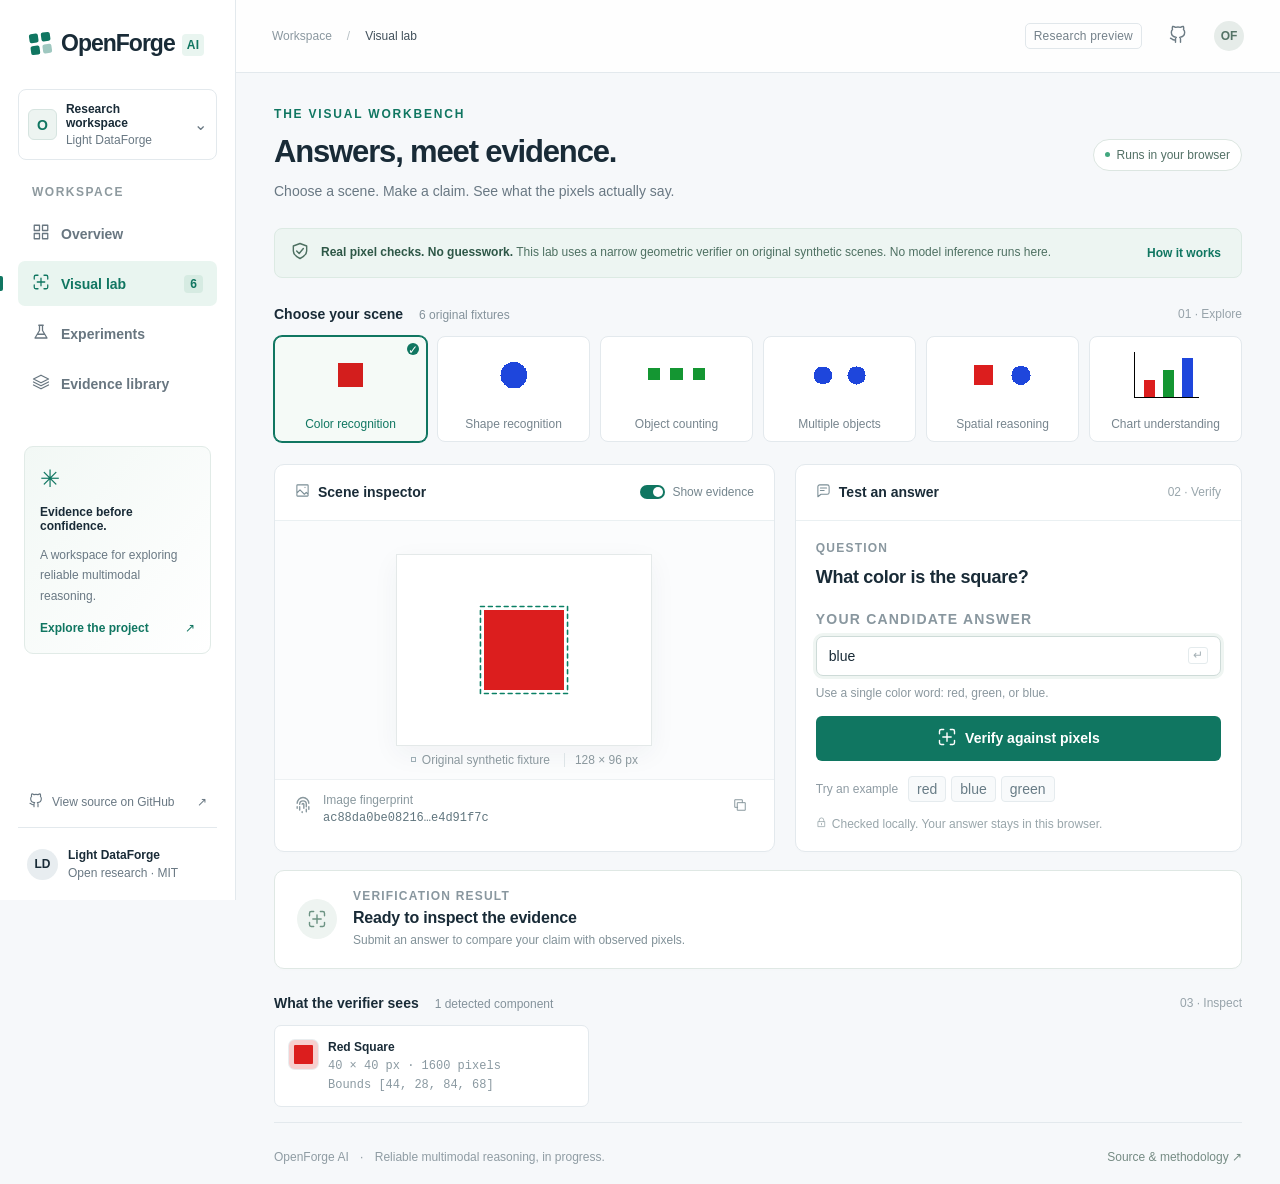
<file: index.html>
<!doctype html>
<html lang="en">
<head>
<meta charset="utf-8"><meta name="viewport" content="width=device-width,initial-scale=1">
<meta name="description" content="OpenForge's interactive visual verification lab. Inspect synthetic scenes, test answers against actual pixels, and explore retained experimental evidence.">
<meta http-equiv="Content-Security-Policy" content="default-src 'self'; script-src 'self'; style-src 'self' 'unsafe-inline'; img-src 'self' data:; connect-src 'self'; object-src 'none'; base-uri 'self'">
<meta name="theme-color" content="#0e7461"><title>OpenForge · Visual research workspace</title>
<link rel="icon" href="assets/favicon.svg" type="image/svg+xml"><link rel="stylesheet" href="styles.css">
<script type="module" src="app.mjs"></script>
</head>
<body>
<div class="app-shell">
<aside class="sidebar" id="sidebar">
<a class="brand" href="#lab" aria-label="OpenForge home"><span class="brand-mark"><i></i><i></i><i></i><i></i></span><strong>OpenForge<span>AI</span></strong></a>
<div class="workspace"><span class="workspace-icon">O</span><div><strong>Research workspace</strong><small>Light DataForge</small></div><span class="chevron">⌄</span></div>
<p class="nav-label">WORKSPACE</p>
<nav aria-label="Main navigation">
<a href="#overview" data-page="overview"><span data-icon="grid"></span>Overview</a>
<a href="#lab" data-page="lab" class="active"><span data-icon="scan"></span>Visual lab<span class="nav-count">6</span></a>
<a href="#experiments" data-page="experiments"><span data-icon="flask"></span>Experiments</a>
<a href="#evidence" data-page="evidence"><span data-icon="layers"></span>Evidence library</a>
</nav>
<div class="sidebar-note"><span class="mini-orbit">✳</span><strong>Evidence before confidence.</strong><p>A workspace for exploring reliable multimodal reasoning.</p><a href="#overview">Explore the project <span>↗</span></a></div>
<div class="sidebar-bottom"><a href="https://github.com/Light-Dataforge/openforge-ai" target="_blank" rel="noopener"><span data-icon="github"></span>View source on GitHub <span>↗</span></a><div class="team-avatar"><span>LD</span><div><strong>Light DataForge</strong><small>Open research · MIT</small></div></div></div>
</aside>
<div class="main-shell">
<header class="topbar"><button class="icon-button mobile-menu" aria-label="Toggle navigation" id="menu-toggle"><span data-icon="menu"></span></button><div class="breadcrumb">Workspace<span>/</span><strong id="breadcrumb">Visual lab</strong></div><div class="topbar-right"><span class="release-tag">Research preview</span><a class="icon-button" href="https://github.com/Light-Dataforge/openforge-ai" aria-label="GitHub repository" target="_blank" rel="noopener"><span data-icon="github"></span></a><span class="avatar">OF</span></div></header>
<main>
<section class="page" id="page-lab">
<div class="page-heading"><div><p class="eyebrow">THE VISUAL WORKBENCH</p><h1>Answers, meet evidence.</h1><p class="subtitle">Choose a scene. Make a claim. See what the pixels actually say.</p></div><span class="runtime-badge"><span></span>Runs in your browser</span></div>
<div class="context-strip"><span data-icon="shield"></span><p><strong>Real pixel checks. No guesswork.</strong> This lab uses a narrow geometric verifier on original synthetic scenes. No model inference runs here.</p><button id="how-it-works" class="text-button">How it works</button></div>
<div class="section-line"><h2>Choose your scene <span>6 original fixtures</span></h2><span class="subtle">01 · Explore</span></div>
<div id="scene-picker" class="scene-picker" aria-label="Choose a synthetic scene"></div>
<div class="lab-grid">
<section class="panel scene-panel"><div class="panel-header"><h2><span data-icon="image"></span>Scene inspector</h2><label class="toggle-label"><input id="show-bounds" type="checkbox" checked><span class="toggle"></span>Show evidence</label></div><div class="scene-stage"><div class="scene-drawing"><img id="scene-image" alt="Selected original synthetic scene" width="128" height="96"><svg id="bounds-overlay" viewBox="0 0 128 96" aria-hidden="true"></svg></div><div class="scene-caption"><span class="tiny-square"></span><span>Original synthetic fixture</span><span>128 × 96 px</span></div></div><div class="scene-metadata"><span data-icon="fingerprint"></span><div><span>Image fingerprint</span><code id="image-hash"></code></div><button class="icon-button" id="copy-hash" aria-label="Copy full image fingerprint"><span data-icon="copy"></span></button></div></section>
<section class="panel claim-panel"><div class="panel-header"><h2><span data-icon="message"></span>Test an answer</h2><span class="step-label">02 · Verify</span></div><div class="claim-content"><span class="field-label">QUESTION</span><h3 id="question"></h3><label class="field-label" for="answer">YOUR CANDIDATE ANSWER</label><div class="answer-field"><input id="answer" type="text" maxlength="256" autocomplete="off" spellcheck="false" value="blue"><kbd>↵</kbd></div><p id="answer-hint" class="input-hint">Use a single color word: red, green, or blue.</p><button id="verify-button" class="primary-button"><span data-icon="scan"></span>Verify against pixels</button><div class="quick-answers"><span>Try an example</span><div id="presets"></div></div><div class="privacy-note"><span data-icon="lock"></span>Checked locally. Your answer stays in this browser.</div></div></section>
</div>
<section class="panel result-panel" id="result-panel" aria-live="polite"><div id="result-body" class="result-body"><span class="result-symbol" data-icon="scan"></span><div><span class="field-label">VERIFICATION RESULT</span><h2>Ready to inspect the evidence</h2><p>Submit an answer to compare your claim with observed pixels.</p></div></div><div class="result-detail" id="result-detail"></div></section>
<div class="section-line"><h2>What the verifier sees <span id="component-count">Observed components</span></h2><span class="subtle">03 · Inspect</span></div>
<div id="components" class="components"></div>
<footer class="page-footer"><span>OpenForge AI <span>·</span> Reliable multimodal reasoning, in progress.</span><a href="https://github.com/Light-Dataforge/openforge-ai" target="_blank" rel="noopener">Source & methodology ↗</a></footer>
</section>
<section class="page" id="page-overview" hidden></section>
<section class="page" id="page-experiments" hidden></section>
<section class="page" id="page-evidence" hidden></section>
</main>
</div></div>
<dialog id="method-dialog"><button class="icon-button dialog-close" id="close-dialog" aria-label="Close explanation">✕</button><span class="dialog-label">UNDER THE HOOD</span><h2>Evidence you can inspect.</h2><p>The browser reads each scene's actual RGB pixels, groups connected colored regions, and checks their shape, count, position, or height. The expected answer is computed from those observations—not read from a reference label.</p><p>The same narrow rules power OpenForge's Python verifier. Unknown shapes, ambiguous geometry, and unsupported answer formats cause abstention.</p><p>This is a software conformance lab for six synthetic fixtures. It is not general image understanding, a live vision-language model, or a model-quality benchmark.</p><button class="primary-button" id="dialog-done">Back to the lab</button></dialog>
<div id="toast" role="status"></div>
</body></html>
</file>
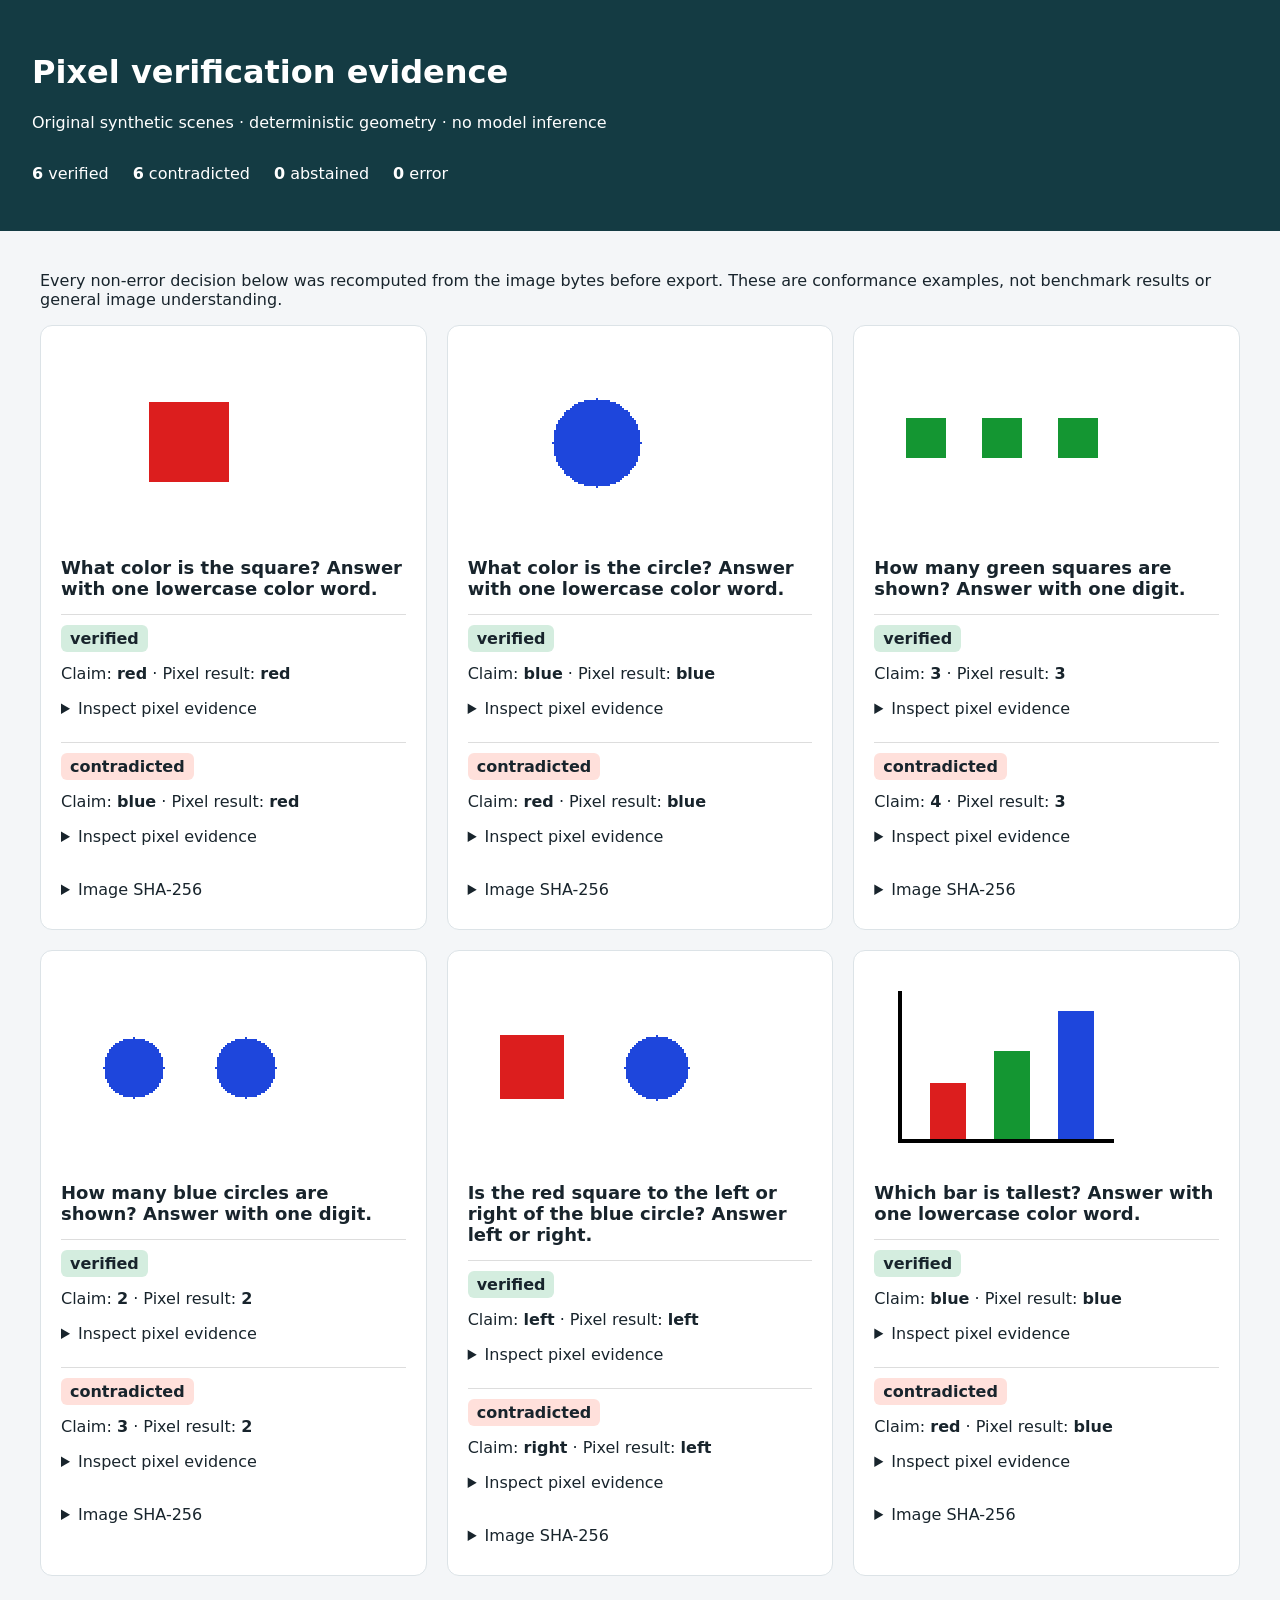
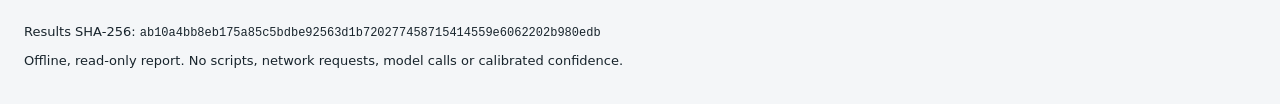
<file: reports/pixel-evidence.html>
<!doctype html><html lang="en"><head><meta charset="utf-8"><meta name="viewport" content="width=device-width,initial-scale=1"><meta http-equiv="Content-Security-Policy" content="default-src 'none'; img-src data:; style-src 'unsafe-inline'"><title>OpenForge pixel evidence</title><style>body{margin:0;background:#f4f6f8;color:#18242c;font:16px system-ui,sans-serif}header{background:#143b43;color:white;padding:32px}main{padding:24px;max-width:1200px;margin:auto}.metrics{display:flex;gap:24px;flex-wrap:wrap}.grid{display:grid;grid-template-columns:repeat(auto-fit,minmax(300px,1fr));gap:20px}article{background:white;padding:20px;border:1px solid #dce3e7;border-radius:12px}img{width:256px;max-width:100%;image-rendering:pixelated}h2{font-size:18px}section{border-top:1px solid #ddd;padding:14px 0}.badge{padding:4px 9px;border-radius:6px;font-weight:700}.verified{background:#d4eddf}.contradicted{background:#ffe0db}.abstained{background:#fff0c2}.error{background:#eee}pre,code{white-space:pre-wrap;overflow-wrap:anywhere;font-size:12px}details{margin:10px 0}footer{padding:24px;font-size:13px}</style></head><body><header><h1>Pixel verification evidence</h1><p>Original synthetic scenes · deterministic geometry · no model inference</p><div class="metrics"><p><strong>6</strong> verified</p><p><strong>6</strong> contradicted</p><p><strong>0</strong> abstained</p><p><strong>0</strong> error</p></div></header><main><p>Every non-error decision below was recomputed from the image bytes before export. These are conformance examples, not benchmark results or general image understanding.</p><div class="grid"><article><img alt="Synthetic geometric test scene" src="[data-uri]"><h2>What color is the square? Answer with one lowercase color word.</h2><section><span class="badge verified">verified</span><p>Claim: <strong>red</strong> · Pixel result: <strong>red</strong></p><details><summary>Inspect pixel evidence</summary><pre>{
  &quot;components&quot;: {
    &quot;blue&quot;: [],
    &quot;green&quot;: [],
    &quot;red&quot;: [
      {
        &quot;bottom&quot;: 68,
        &quot;left&quot;: 44,
        &quot;pixels&quot;: 1600,
        &quot;right&quot;: 84,
        &quot;shape&quot;: &quot;square&quot;,
        &quot;top&quot;: 28
      }
    ]
  },
  &quot;image_bytes&quot;: 37028,
  &quot;image_sha256&quot;: &quot;ac88da0be08216c14a3010fbd3d43f7d198ff3543dfa4e15e1a67c20e4d91f7c&quot;
}</pre></details></section><section><span class="badge contradicted">contradicted</span><p>Claim: <strong>blue</strong> · Pixel result: <strong>red</strong></p><details><summary>Inspect pixel evidence</summary><pre>{
  &quot;components&quot;: {
    &quot;blue&quot;: [],
    &quot;green&quot;: [],
    &quot;red&quot;: [
      {
        &quot;bottom&quot;: 68,
        &quot;left&quot;: 44,
        &quot;pixels&quot;: 1600,
        &quot;right&quot;: 84,
        &quot;shape&quot;: &quot;square&quot;,
        &quot;top&quot;: 28
      }
    ]
  },
  &quot;image_bytes&quot;: 37028,
  &quot;image_sha256&quot;: &quot;ac88da0be08216c14a3010fbd3d43f7d198ff3543dfa4e15e1a67c20e4d91f7c&quot;
}</pre></details></section><details><summary>Image SHA-256</summary><code>ac88da0be08216c14a3010fbd3d43f7d198ff3543dfa4e15e1a67c20e4d91f7c</code></details></article><article><img alt="Synthetic geometric test scene" src="[data-uri]"><h2>What color is the circle? Answer with one lowercase color word.</h2><section><span class="badge verified">verified</span><p>Claim: <strong>blue</strong> · Pixel result: <strong>blue</strong></p><details><summary>Inspect pixel evidence</summary><pre>{
  &quot;components&quot;: {
    &quot;blue&quot;: [
      {
        &quot;bottom&quot;: 71,
        &quot;left&quot;: 42,
        &quot;pixels&quot;: 1517,
        &quot;right&quot;: 87,
        &quot;shape&quot;: &quot;circle&quot;,
        &quot;top&quot;: 26
      }
    ],
    &quot;green&quot;: [],
    &quot;red&quot;: []
  },
  &quot;image_bytes&quot;: 37028,
  &quot;image_sha256&quot;: &quot;ecaf3977940be8e1356cc192376a4aae30edc6cd2040c2beb7603c2493aa102b&quot;
}</pre></details></section><section><span class="badge contradicted">contradicted</span><p>Claim: <strong>red</strong> · Pixel result: <strong>blue</strong></p><details><summary>Inspect pixel evidence</summary><pre>{
  &quot;components&quot;: {
    &quot;blue&quot;: [
      {
        &quot;bottom&quot;: 71,
        &quot;left&quot;: 42,
        &quot;pixels&quot;: 1517,
        &quot;right&quot;: 87,
        &quot;shape&quot;: &quot;circle&quot;,
        &quot;top&quot;: 26
      }
    ],
    &quot;green&quot;: [],
    &quot;red&quot;: []
  },
  &quot;image_bytes&quot;: 37028,
  &quot;image_sha256&quot;: &quot;ecaf3977940be8e1356cc192376a4aae30edc6cd2040c2beb7603c2493aa102b&quot;
}</pre></details></section><details><summary>Image SHA-256</summary><code>ecaf3977940be8e1356cc192376a4aae30edc6cd2040c2beb7603c2493aa102b</code></details></article><article><img alt="Synthetic geometric test scene" src="[data-uri]"><h2>How many green squares are shown? Answer with one digit.</h2><section><span class="badge verified">verified</span><p>Claim: <strong>3</strong> · Pixel result: <strong>3</strong></p><details><summary>Inspect pixel evidence</summary><pre>{
  &quot;components&quot;: {
    &quot;blue&quot;: [],
    &quot;green&quot;: [
      {
        &quot;bottom&quot;: 56,
        &quot;left&quot;: 16,
        &quot;pixels&quot;: 400,
        &quot;right&quot;: 36,
        &quot;shape&quot;: &quot;square&quot;,
        &quot;top&quot;: 36
      },
      {
        &quot;bottom&quot;: 56,
        &quot;left&quot;: 54,
        &quot;pixels&quot;: 400,
        &quot;right&quot;: 74,
        &quot;shape&quot;: &quot;square&quot;,
        &quot;top&quot;: 36
      },
      {
        &quot;bottom&quot;: 56,
        &quot;left&quot;: 92,
        &quot;pixels&quot;: 400,
        &quot;right&quot;: 112,
        &quot;shape&quot;: &quot;square&quot;,
        &quot;top&quot;: 36
      }
    ],
    &quot;red&quot;: []
  },
  &quot;image_bytes&quot;: 37028,
  &quot;image_sha256&quot;: &quot;fc6544e26fe3323ec490f09b7454919d4e313343277578c79eb0768b228c1e7a&quot;
}</pre></details></section><section><span class="badge contradicted">contradicted</span><p>Claim: <strong>4</strong> · Pixel result: <strong>3</strong></p><details><summary>Inspect pixel evidence</summary><pre>{
  &quot;components&quot;: {
    &quot;blue&quot;: [],
    &quot;green&quot;: [
      {
        &quot;bottom&quot;: 56,
        &quot;left&quot;: 16,
        &quot;pixels&quot;: 400,
        &quot;right&quot;: 36,
        &quot;shape&quot;: &quot;square&quot;,
        &quot;top&quot;: 36
      },
      {
        &quot;bottom&quot;: 56,
        &quot;left&quot;: 54,
        &quot;pixels&quot;: 400,
        &quot;right&quot;: 74,
        &quot;shape&quot;: &quot;square&quot;,
        &quot;top&quot;: 36
      },
      {
        &quot;bottom&quot;: 56,
        &quot;left&quot;: 92,
        &quot;pixels&quot;: 400,
        &quot;right&quot;: 112,
        &quot;shape&quot;: &quot;square&quot;,
        &quot;top&quot;: 36
      }
    ],
    &quot;red&quot;: []
  },
  &quot;image_bytes&quot;: 37028,
  &quot;image_sha256&quot;: &quot;fc6544e26fe3323ec490f09b7454919d4e313343277578c79eb0768b228c1e7a&quot;
}</pre></details></section><details><summary>Image SHA-256</summary><code>fc6544e26fe3323ec490f09b7454919d4e313343277578c79eb0768b228c1e7a</code></details></article><article><img alt="Synthetic geometric test scene" src="[data-uri]"><h2>How many blue circles are shown? Answer with one digit.</h2><section><span class="badge verified">verified</span><p>Claim: <strong>2</strong> · Pixel result: <strong>2</strong></p><details><summary>Inspect pixel evidence</summary><pre>{
  &quot;components&quot;: {
    &quot;blue&quot;: [
      {
        &quot;bottom&quot;: 64,
        &quot;left&quot;: 21,
        &quot;pixels&quot;: 709,
        &quot;right&quot;: 52,
        &quot;shape&quot;: &quot;circle&quot;,
        &quot;top&quot;: 33
      },
      {
        &quot;bottom&quot;: 64,
        &quot;left&quot;: 77,
        &quot;pixels&quot;: 709,
        &quot;right&quot;: 108,
        &quot;shape&quot;: &quot;circle&quot;,
        &quot;top&quot;: 33
      }
    ],
    &quot;green&quot;: [],
    &quot;red&quot;: []
  },
  &quot;image_bytes&quot;: 37028,
  &quot;image_sha256&quot;: &quot;b6f48ae2a189dde34d1473552e87704a29d61f90f8d296159e23bd60063efa7d&quot;
}</pre></details></section><section><span class="badge contradicted">contradicted</span><p>Claim: <strong>3</strong> · Pixel result: <strong>2</strong></p><details><summary>Inspect pixel evidence</summary><pre>{
  &quot;components&quot;: {
    &quot;blue&quot;: [
      {
        &quot;bottom&quot;: 64,
        &quot;left&quot;: 21,
        &quot;pixels&quot;: 709,
        &quot;right&quot;: 52,
        &quot;shape&quot;: &quot;circle&quot;,
        &quot;top&quot;: 33
      },
      {
        &quot;bottom&quot;: 64,
        &quot;left&quot;: 77,
        &quot;pixels&quot;: 709,
        &quot;right&quot;: 108,
        &quot;shape&quot;: &quot;circle&quot;,
        &quot;top&quot;: 33
      }
    ],
    &quot;green&quot;: [],
    &quot;red&quot;: []
  },
  &quot;image_bytes&quot;: 37028,
  &quot;image_sha256&quot;: &quot;b6f48ae2a189dde34d1473552e87704a29d61f90f8d296159e23bd60063efa7d&quot;
}</pre></details></section><details><summary>Image SHA-256</summary><code>b6f48ae2a189dde34d1473552e87704a29d61f90f8d296159e23bd60063efa7d</code></details></article><article><img alt="Synthetic geometric test scene" src="[data-uri]"><h2>Is the red square to the left or right of the blue circle? Answer left or right.</h2><section><span class="badge verified">verified</span><p>Claim: <strong>left</strong> · Pixel result: <strong>left</strong></p><details><summary>Inspect pixel evidence</summary><pre>{
  &quot;components&quot;: {
    &quot;blue&quot;: [
      {
        &quot;bottom&quot;: 65,
        &quot;left&quot;: 78,
        &quot;pixels&quot;: 797,
        &quot;right&quot;: 111,
        &quot;shape&quot;: &quot;circle&quot;,
        &quot;top&quot;: 32
      }
    ],
    &quot;green&quot;: [],
    &quot;red&quot;: [
      {
        &quot;bottom&quot;: 64,
        &quot;left&quot;: 16,
        &quot;pixels&quot;: 1024,
        &quot;right&quot;: 48,
        &quot;shape&quot;: &quot;square&quot;,
        &quot;top&quot;: 32
      }
    ]
  },
  &quot;image_bytes&quot;: 37028,
  &quot;image_sha256&quot;: &quot;516df12e0a65c4b31de2fcec662b54476f98150c62922f4dbec8c4638f375b29&quot;
}</pre></details></section><section><span class="badge contradicted">contradicted</span><p>Claim: <strong>right</strong> · Pixel result: <strong>left</strong></p><details><summary>Inspect pixel evidence</summary><pre>{
  &quot;components&quot;: {
    &quot;blue&quot;: [
      {
        &quot;bottom&quot;: 65,
        &quot;left&quot;: 78,
        &quot;pixels&quot;: 797,
        &quot;right&quot;: 111,
        &quot;shape&quot;: &quot;circle&quot;,
        &quot;top&quot;: 32
      }
    ],
    &quot;green&quot;: [],
    &quot;red&quot;: [
      {
        &quot;bottom&quot;: 64,
        &quot;left&quot;: 16,
        &quot;pixels&quot;: 1024,
        &quot;right&quot;: 48,
        &quot;shape&quot;: &quot;square&quot;,
        &quot;top&quot;: 32
      }
    ]
  },
  &quot;image_bytes&quot;: 37028,
  &quot;image_sha256&quot;: &quot;516df12e0a65c4b31de2fcec662b54476f98150c62922f4dbec8c4638f375b29&quot;
}</pre></details></section><details><summary>Image SHA-256</summary><code>516df12e0a65c4b31de2fcec662b54476f98150c62922f4dbec8c4638f375b29</code></details></article><article><img alt="Synthetic geometric test scene" src="[data-uri]"><h2>Which bar is tallest? Answer with one lowercase color word.</h2><section><span class="badge verified">verified</span><p>Claim: <strong>blue</strong> · Pixel result: <strong>blue</strong></p><details><summary>Inspect pixel evidence</summary><pre>{
  &quot;components&quot;: {
    &quot;blue&quot;: [
      {
        &quot;bottom&quot;: 84,
        &quot;left&quot;: 92,
        &quot;pixels&quot;: 1152,
        &quot;right&quot;: 110,
        &quot;shape&quot;: &quot;rectangle&quot;,
        &quot;top&quot;: 20
      }
    ],
    &quot;green&quot;: [
      {
        &quot;bottom&quot;: 84,
        &quot;left&quot;: 60,
        &quot;pixels&quot;: 792,
        &quot;right&quot;: 78,
        &quot;shape&quot;: &quot;rectangle&quot;,
        &quot;top&quot;: 40
      }
    ],
    &quot;red&quot;: [
      {
        &quot;bottom&quot;: 84,
        &quot;left&quot;: 28,
        &quot;pixels&quot;: 504,
        &quot;right&quot;: 46,
        &quot;shape&quot;: &quot;rectangle&quot;,
        &quot;top&quot;: 56
      }
    ]
  },
  &quot;image_bytes&quot;: 37028,
  &quot;image_sha256&quot;: &quot;d38fa8b7dee2ae5ccddb4f3a79c4ea1ab60530c9197295e2946ace95d4eb6a08&quot;
}</pre></details></section><section><span class="badge contradicted">contradicted</span><p>Claim: <strong>red</strong> · Pixel result: <strong>blue</strong></p><details><summary>Inspect pixel evidence</summary><pre>{
  &quot;components&quot;: {
    &quot;blue&quot;: [
      {
        &quot;bottom&quot;: 84,
        &quot;left&quot;: 92,
        &quot;pixels&quot;: 1152,
        &quot;right&quot;: 110,
        &quot;shape&quot;: &quot;rectangle&quot;,
        &quot;top&quot;: 20
      }
    ],
    &quot;green&quot;: [
      {
        &quot;bottom&quot;: 84,
        &quot;left&quot;: 60,
        &quot;pixels&quot;: 792,
        &quot;right&quot;: 78,
        &quot;shape&quot;: &quot;rectangle&quot;,
        &quot;top&quot;: 40
      }
    ],
    &quot;red&quot;: [
      {
        &quot;bottom&quot;: 84,
        &quot;left&quot;: 28,
        &quot;pixels&quot;: 504,
        &quot;right&quot;: 46,
        &quot;shape&quot;: &quot;rectangle&quot;,
        &quot;top&quot;: 56
      }
    ]
  },
  &quot;image_bytes&quot;: 37028,
  &quot;image_sha256&quot;: &quot;d38fa8b7dee2ae5ccddb4f3a79c4ea1ab60530c9197295e2946ace95d4eb6a08&quot;
}</pre></details></section><details><summary>Image SHA-256</summary><code>d38fa8b7dee2ae5ccddb4f3a79c4ea1ab60530c9197295e2946ace95d4eb6a08</code></details></article></div></main><footer>Results SHA-256: <code>ab10a4bb8eb175a85c5bdbe92563d1b720277458715414559e6062202b980edb</code><p>Offline, read-only report. No scripts, network requests, model calls or calibrated confidence.</p></footer></body></html>
</file>
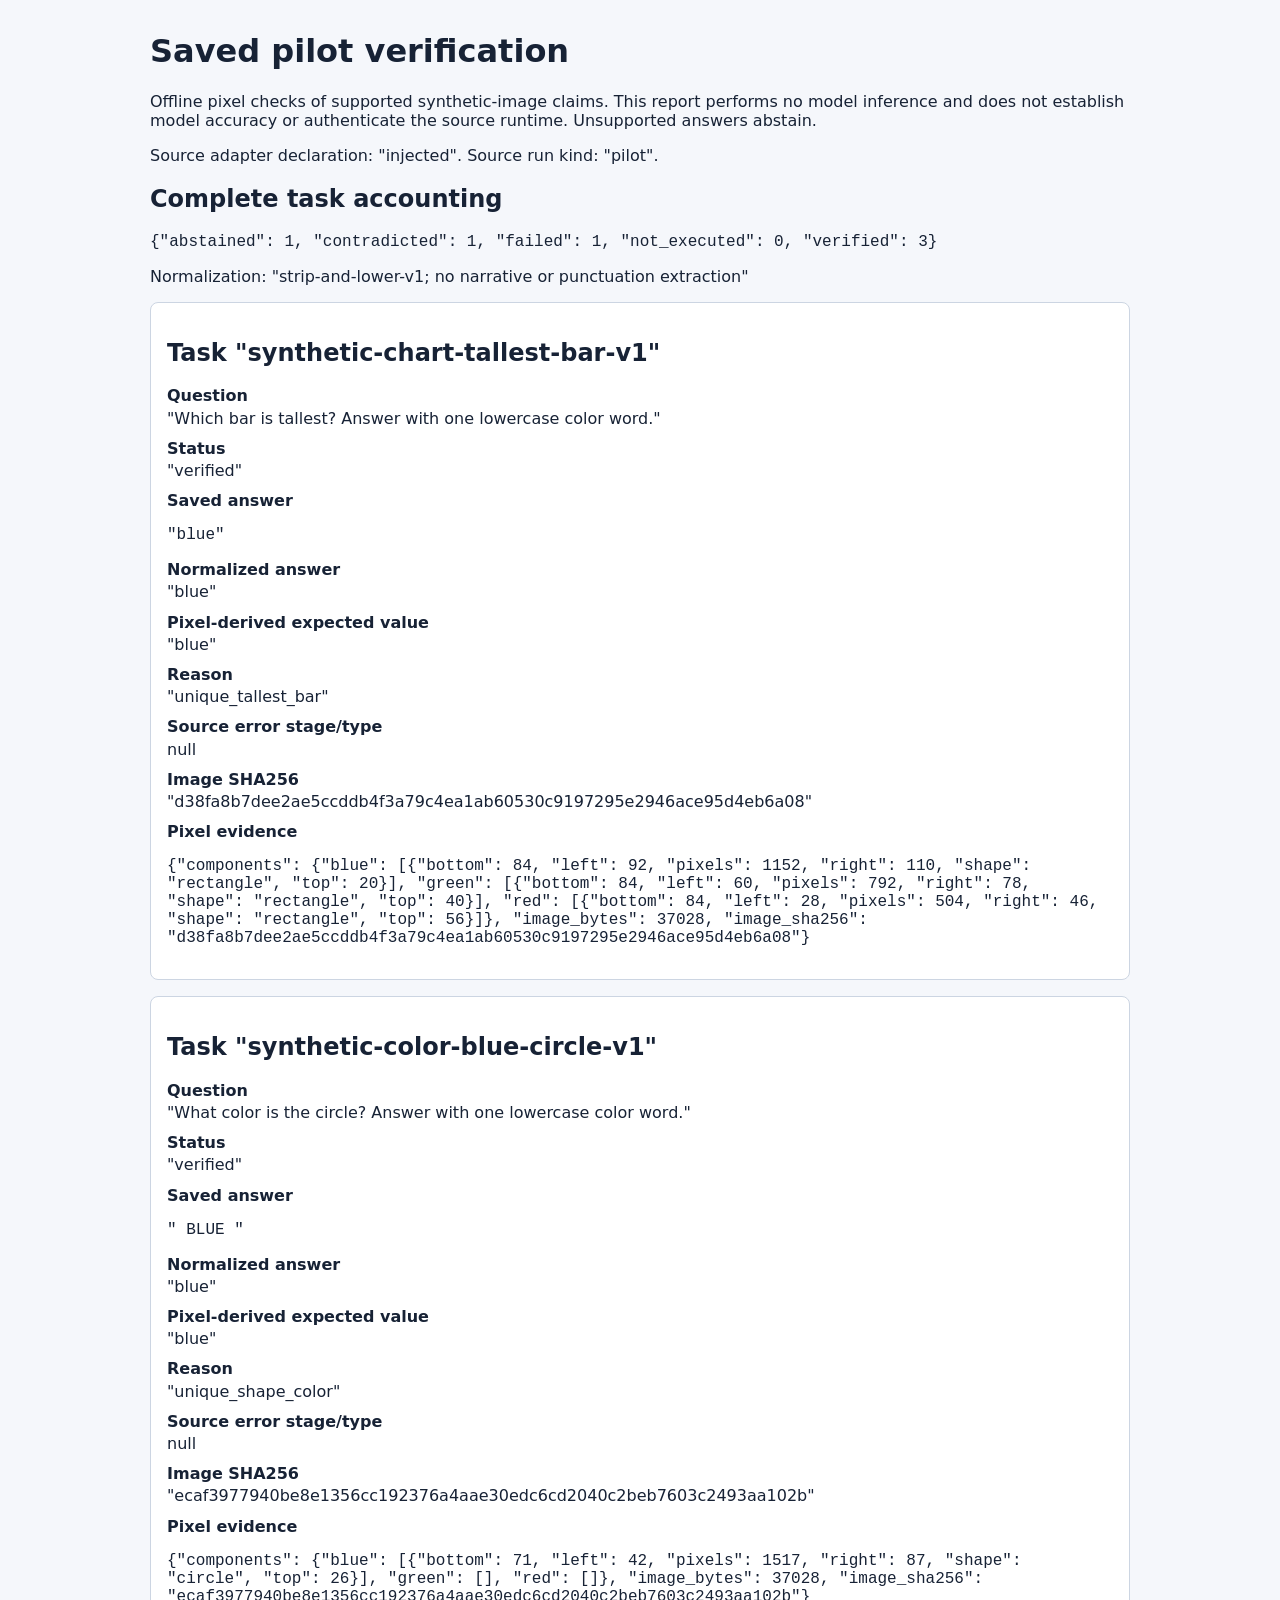
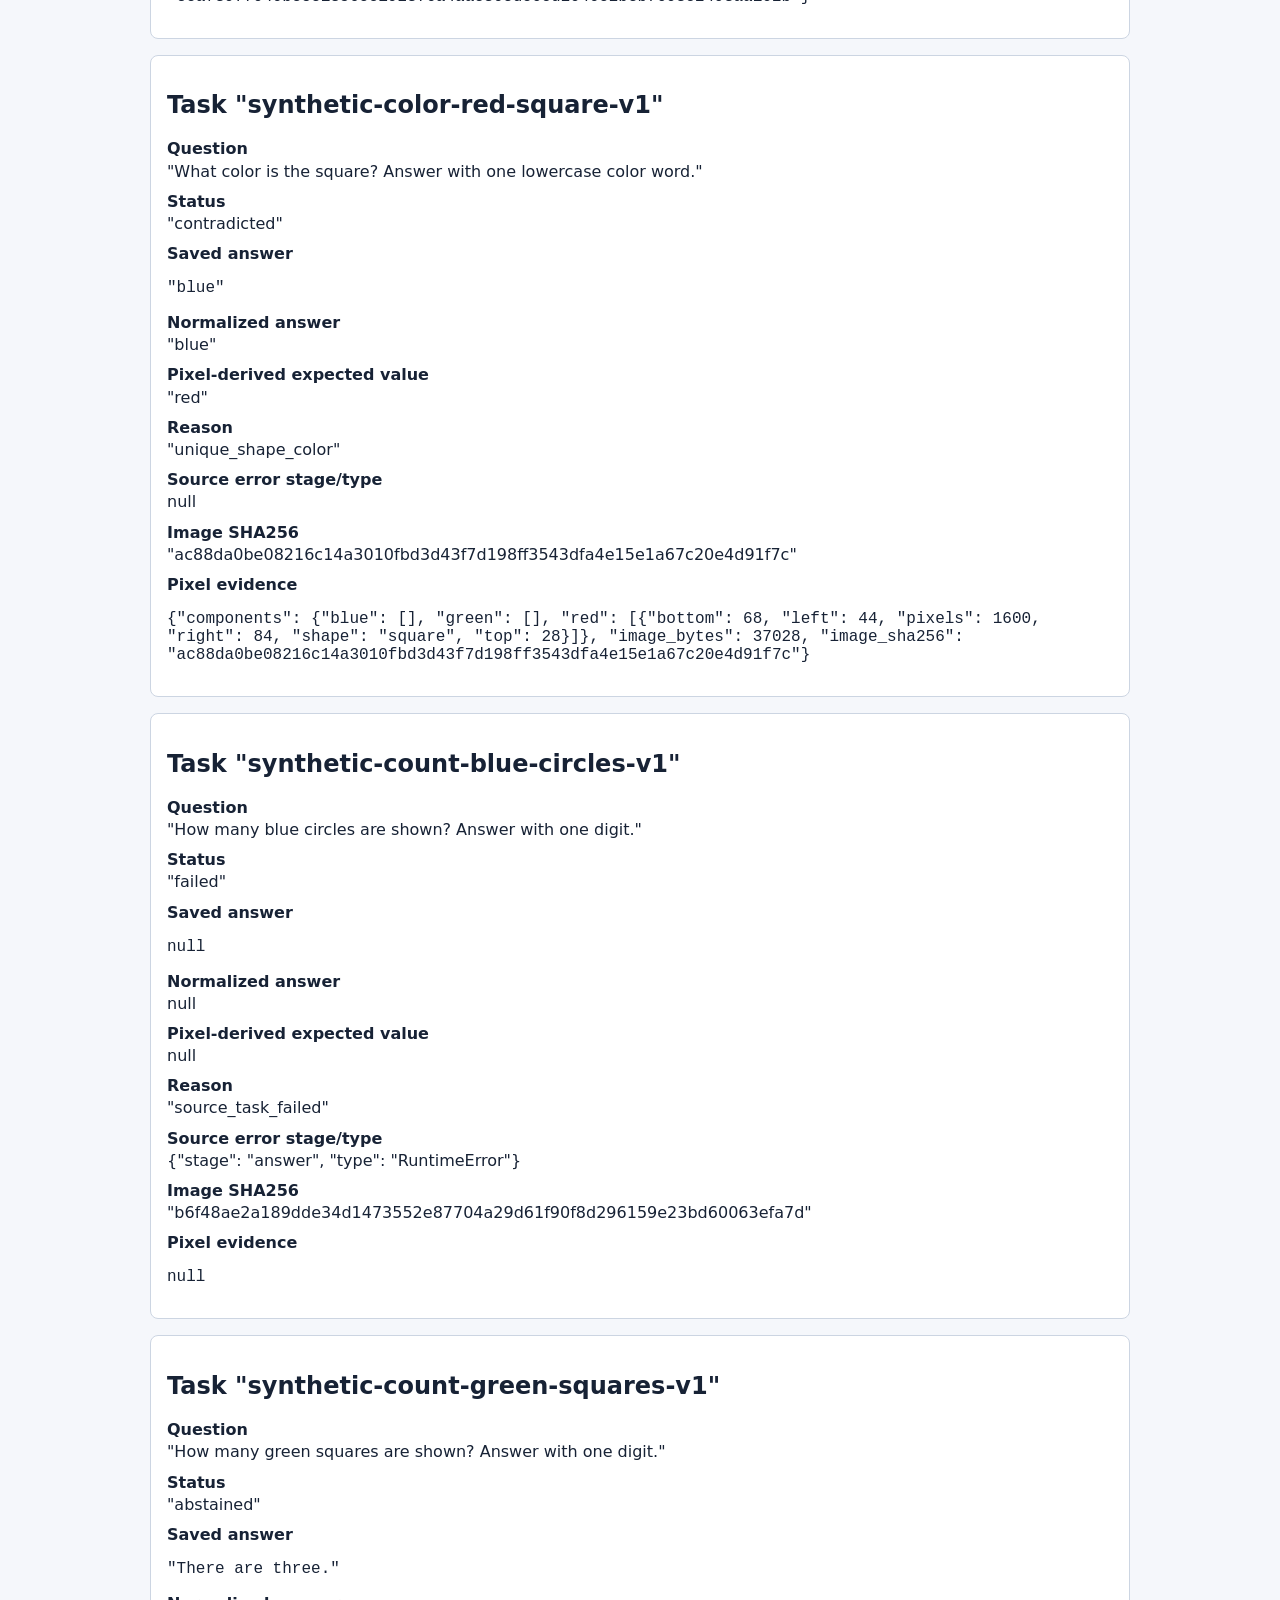
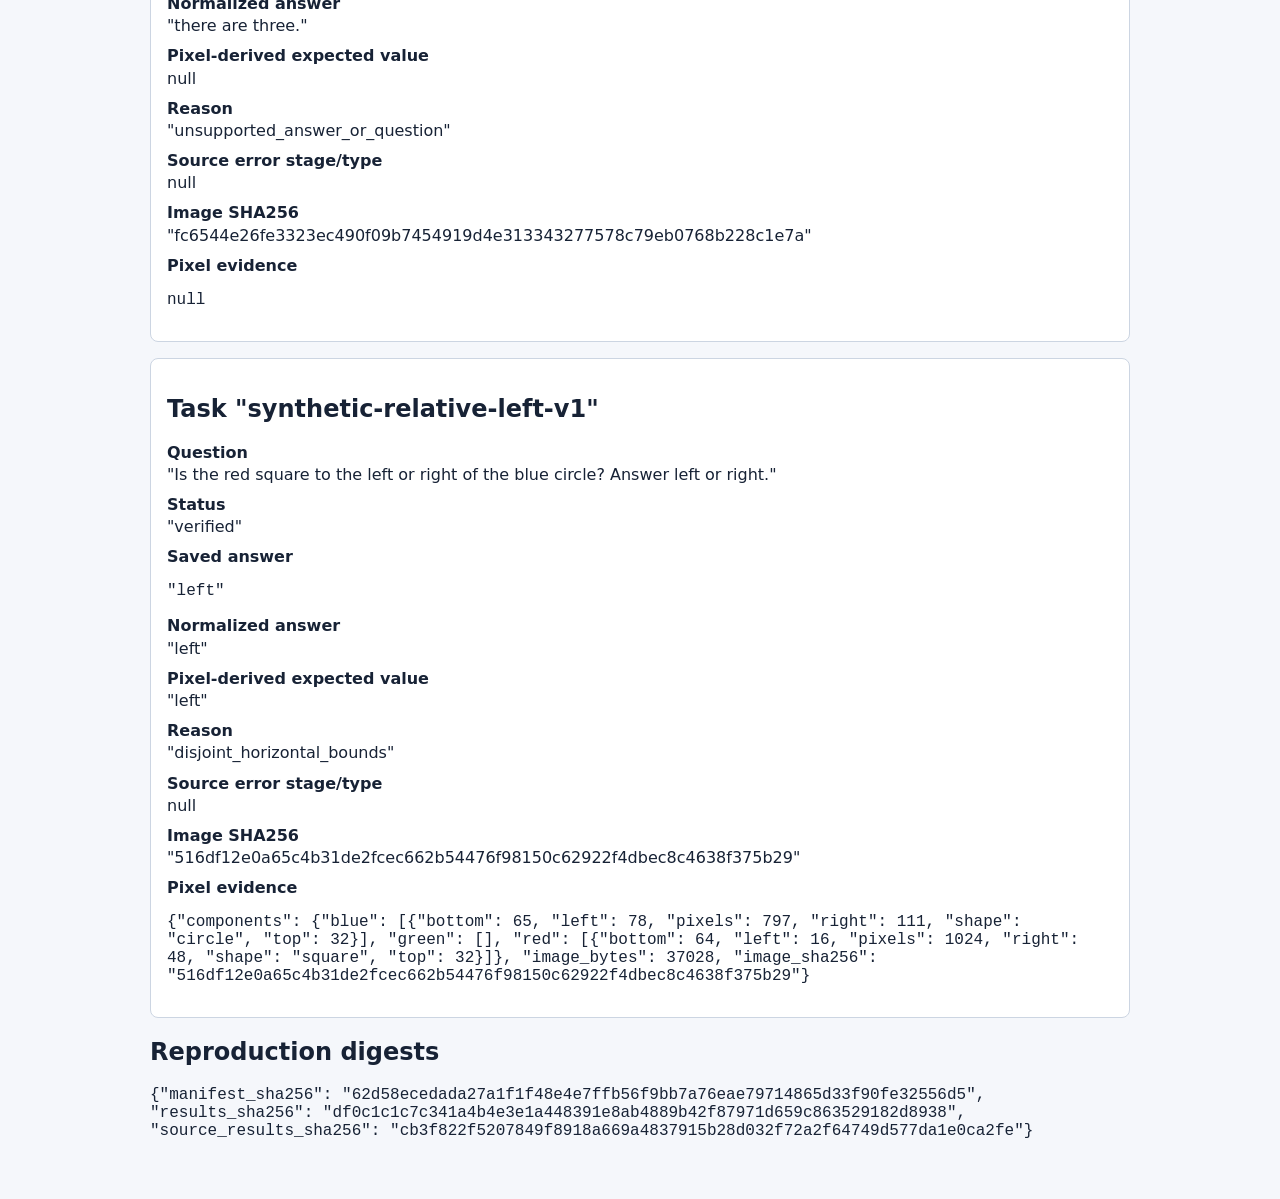
<file: reports/saved-pilot.html>
<!doctype html><html lang="en"><meta charset="utf-8"><meta name="viewport" content="width=device-width,initial-scale=1"><meta http-equiv="Content-Security-Policy" content="default-src 'none'; style-src 'unsafe-inline'; base-uri 'none'; form-action 'none'"><title>Saved pilot verification</title><style>body{font:16px system-ui;max-width:980px;margin:2rem auto;padding:0 1rem;color:#172235;background:#f5f7fb}article{background:white;padding:1rem;margin:1rem 0;border:1px solid #ccd5e2;border-radius:8px}dt{font-weight:650;margin-top:.7rem}dd{margin:.2rem 0;overflow-wrap:anywhere}pre{white-space:pre-wrap;overflow-wrap:anywhere}h1{line-height:1.2}</style><h1>Saved pilot verification</h1><p>Offline pixel checks of supported synthetic-image claims. This report performs no model inference and does not establish model accuracy or authenticate the source runtime. Unsupported answers abstain.</p><p>Source adapter declaration: &quot;injected&quot;. Source run kind: &quot;pilot&quot;.</p><h2>Complete task accounting</h2><pre>{&quot;abstained&quot;: 1, &quot;contradicted&quot;: 1, &quot;failed&quot;: 1, &quot;not_executed&quot;: 0, &quot;verified&quot;: 3}</pre><p>Normalization: &quot;strip-and-lower-v1; no narrative or punctuation extraction&quot;</p><article><h2>Task &quot;synthetic-chart-tallest-bar-v1&quot;</h2><dl><dt>Question</dt><dd>&quot;Which bar is tallest? Answer with one lowercase color word.&quot;</dd><dt>Status</dt><dd>&quot;verified&quot;</dd><dt>Saved answer</dt><dd><pre>&quot;blue&quot;</pre></dd><dt>Normalized answer</dt><dd>&quot;blue&quot;</dd><dt>Pixel-derived expected value</dt><dd>&quot;blue&quot;</dd><dt>Reason</dt><dd>&quot;unique_tallest_bar&quot;</dd><dt>Source error stage/type</dt><dd>null</dd><dt>Image SHA256</dt><dd>&quot;d38fa8b7dee2ae5ccddb4f3a79c4ea1ab60530c9197295e2946ace95d4eb6a08&quot;</dd><dt>Pixel evidence</dt><dd><pre>{&quot;components&quot;: {&quot;blue&quot;: [{&quot;bottom&quot;: 84, &quot;left&quot;: 92, &quot;pixels&quot;: 1152, &quot;right&quot;: 110, &quot;shape&quot;: &quot;rectangle&quot;, &quot;top&quot;: 20}], &quot;green&quot;: [{&quot;bottom&quot;: 84, &quot;left&quot;: 60, &quot;pixels&quot;: 792, &quot;right&quot;: 78, &quot;shape&quot;: &quot;rectangle&quot;, &quot;top&quot;: 40}], &quot;red&quot;: [{&quot;bottom&quot;: 84, &quot;left&quot;: 28, &quot;pixels&quot;: 504, &quot;right&quot;: 46, &quot;shape&quot;: &quot;rectangle&quot;, &quot;top&quot;: 56}]}, &quot;image_bytes&quot;: 37028, &quot;image_sha256&quot;: &quot;d38fa8b7dee2ae5ccddb4f3a79c4ea1ab60530c9197295e2946ace95d4eb6a08&quot;}</pre></dd></dl></article><article><h2>Task &quot;synthetic-color-blue-circle-v1&quot;</h2><dl><dt>Question</dt><dd>&quot;What color is the circle? Answer with one lowercase color word.&quot;</dd><dt>Status</dt><dd>&quot;verified&quot;</dd><dt>Saved answer</dt><dd><pre>&quot; BLUE &quot;</pre></dd><dt>Normalized answer</dt><dd>&quot;blue&quot;</dd><dt>Pixel-derived expected value</dt><dd>&quot;blue&quot;</dd><dt>Reason</dt><dd>&quot;unique_shape_color&quot;</dd><dt>Source error stage/type</dt><dd>null</dd><dt>Image SHA256</dt><dd>&quot;ecaf3977940be8e1356cc192376a4aae30edc6cd2040c2beb7603c2493aa102b&quot;</dd><dt>Pixel evidence</dt><dd><pre>{&quot;components&quot;: {&quot;blue&quot;: [{&quot;bottom&quot;: 71, &quot;left&quot;: 42, &quot;pixels&quot;: 1517, &quot;right&quot;: 87, &quot;shape&quot;: &quot;circle&quot;, &quot;top&quot;: 26}], &quot;green&quot;: [], &quot;red&quot;: []}, &quot;image_bytes&quot;: 37028, &quot;image_sha256&quot;: &quot;ecaf3977940be8e1356cc192376a4aae30edc6cd2040c2beb7603c2493aa102b&quot;}</pre></dd></dl></article><article><h2>Task &quot;synthetic-color-red-square-v1&quot;</h2><dl><dt>Question</dt><dd>&quot;What color is the square? Answer with one lowercase color word.&quot;</dd><dt>Status</dt><dd>&quot;contradicted&quot;</dd><dt>Saved answer</dt><dd><pre>&quot;blue&quot;</pre></dd><dt>Normalized answer</dt><dd>&quot;blue&quot;</dd><dt>Pixel-derived expected value</dt><dd>&quot;red&quot;</dd><dt>Reason</dt><dd>&quot;unique_shape_color&quot;</dd><dt>Source error stage/type</dt><dd>null</dd><dt>Image SHA256</dt><dd>&quot;ac88da0be08216c14a3010fbd3d43f7d198ff3543dfa4e15e1a67c20e4d91f7c&quot;</dd><dt>Pixel evidence</dt><dd><pre>{&quot;components&quot;: {&quot;blue&quot;: [], &quot;green&quot;: [], &quot;red&quot;: [{&quot;bottom&quot;: 68, &quot;left&quot;: 44, &quot;pixels&quot;: 1600, &quot;right&quot;: 84, &quot;shape&quot;: &quot;square&quot;, &quot;top&quot;: 28}]}, &quot;image_bytes&quot;: 37028, &quot;image_sha256&quot;: &quot;ac88da0be08216c14a3010fbd3d43f7d198ff3543dfa4e15e1a67c20e4d91f7c&quot;}</pre></dd></dl></article><article><h2>Task &quot;synthetic-count-blue-circles-v1&quot;</h2><dl><dt>Question</dt><dd>&quot;How many blue circles are shown? Answer with one digit.&quot;</dd><dt>Status</dt><dd>&quot;failed&quot;</dd><dt>Saved answer</dt><dd><pre>null</pre></dd><dt>Normalized answer</dt><dd>null</dd><dt>Pixel-derived expected value</dt><dd>null</dd><dt>Reason</dt><dd>&quot;source_task_failed&quot;</dd><dt>Source error stage/type</dt><dd>{&quot;stage&quot;: &quot;answer&quot;, &quot;type&quot;: &quot;RuntimeError&quot;}</dd><dt>Image SHA256</dt><dd>&quot;b6f48ae2a189dde34d1473552e87704a29d61f90f8d296159e23bd60063efa7d&quot;</dd><dt>Pixel evidence</dt><dd><pre>null</pre></dd></dl></article><article><h2>Task &quot;synthetic-count-green-squares-v1&quot;</h2><dl><dt>Question</dt><dd>&quot;How many green squares are shown? Answer with one digit.&quot;</dd><dt>Status</dt><dd>&quot;abstained&quot;</dd><dt>Saved answer</dt><dd><pre>&quot;There are three.&quot;</pre></dd><dt>Normalized answer</dt><dd>&quot;there are three.&quot;</dd><dt>Pixel-derived expected value</dt><dd>null</dd><dt>Reason</dt><dd>&quot;unsupported_answer_or_question&quot;</dd><dt>Source error stage/type</dt><dd>null</dd><dt>Image SHA256</dt><dd>&quot;fc6544e26fe3323ec490f09b7454919d4e313343277578c79eb0768b228c1e7a&quot;</dd><dt>Pixel evidence</dt><dd><pre>null</pre></dd></dl></article><article><h2>Task &quot;synthetic-relative-left-v1&quot;</h2><dl><dt>Question</dt><dd>&quot;Is the red square to the left or right of the blue circle? Answer left or right.&quot;</dd><dt>Status</dt><dd>&quot;verified&quot;</dd><dt>Saved answer</dt><dd><pre>&quot;left&quot;</pre></dd><dt>Normalized answer</dt><dd>&quot;left&quot;</dd><dt>Pixel-derived expected value</dt><dd>&quot;left&quot;</dd><dt>Reason</dt><dd>&quot;disjoint_horizontal_bounds&quot;</dd><dt>Source error stage/type</dt><dd>null</dd><dt>Image SHA256</dt><dd>&quot;516df12e0a65c4b31de2fcec662b54476f98150c62922f4dbec8c4638f375b29&quot;</dd><dt>Pixel evidence</dt><dd><pre>{&quot;components&quot;: {&quot;blue&quot;: [{&quot;bottom&quot;: 65, &quot;left&quot;: 78, &quot;pixels&quot;: 797, &quot;right&quot;: 111, &quot;shape&quot;: &quot;circle&quot;, &quot;top&quot;: 32}], &quot;green&quot;: [], &quot;red&quot;: [{&quot;bottom&quot;: 64, &quot;left&quot;: 16, &quot;pixels&quot;: 1024, &quot;right&quot;: 48, &quot;shape&quot;: &quot;square&quot;, &quot;top&quot;: 32}]}, &quot;image_bytes&quot;: 37028, &quot;image_sha256&quot;: &quot;516df12e0a65c4b31de2fcec662b54476f98150c62922f4dbec8c4638f375b29&quot;}</pre></dd></dl></article><h2>Reproduction digests</h2><pre>{&quot;manifest_sha256&quot;: &quot;62d58ecedada27a1f1f48e4e7ffb56f9bb7a76eae79714865d33f90fe32556d5&quot;, &quot;results_sha256&quot;: &quot;df0c1c1c7c341a4b4e3e1a448391e8ab4889b42f87971d659c863529182d8938&quot;, &quot;source_results_sha256&quot;: &quot;cb3f822f5207849f8918a669a4837915b28d032f72a2f64749d577da1e0ca2fe&quot;}</pre></html>
</file>
<file: styles.css>
:root{--bg:#f6f8fa;--panel:#fff;--ink:#192b37;--muted:#697883;--line:#e3e9ed;--green:#107661;--green-light:#e9f5f0;--navy:#122c35;font-family:Inter,-apple-system,BlinkMacSystemFont,"Segoe UI",sans-serif;color:var(--ink);background:var(--bg);font-synthesis:none;font-size:16px}*{box-sizing:border-box}body{margin:0}a{color:inherit;text-decoration:none}button,input{font:inherit}button,a,input{ -webkit-tap-highlight-color:transparent}button{cursor:pointer}button:focus-visible,a:focus-visible,input:focus-visible{outline:3px solid #74bfa9;outline-offset:3px}button{border:0}svg{width:20px;height:20px;stroke:currentColor;stroke-width:1.7;fill:none;stroke-linecap:round;stroke-linejoin:round}button svg,a svg{flex-shrink:0}[hidden]{display:none!important}.app-shell{display:flex;min-height:100vh}.sidebar{width:236px;position:fixed;inset:0 auto 0 0;background:#fff;border-right:1px solid var(--line);padding:30px 18px 20px;display:flex;flex-direction:column;z-index:30}.brand{display:flex;align-items:center;gap:10px;padding:0 12px;margin-bottom:32px}.brand strong{font-size:23px;letter-spacing:-1px}.brand strong span{font-size:12px;letter-spacing:.3px;color:var(--green);background:var(--green-light);padding:4px 5px;border-radius:4px;margin-left:7px;vertical-align:middle}.brand-mark{display:grid;grid-template-columns:9px 9px;gap:3px;transform:rotate(-8deg)}.brand-mark i{width:9px;height:9px;background:var(--green);border-radius:2px}.brand-mark i:last-child{opacity:.4}.workspace{border:1px solid var(--line);border-radius:8px;padding:12px 9px;display:flex;align-items:center;gap:9px;margin-bottom:25px}.workspace-icon{width:29px;height:31px;border:1px solid #d6e4e0;background:#edf4f1;color:var(--green);border-radius:6px;display:grid;place-items:center;font-size:14px;font-weight:700}.workspace strong{font-size:12px;display:block}.workspace small{font-size:12px;color:var(--muted);display:block;margin-top:3px}.chevron{margin-left:auto;color:var(--muted)}.nav-label{font-size:12px;font-weight:700;letter-spacing:1.5px;color:#8e9a9f;margin:0 14px 12px}nav{display:grid;gap:5px}nav a{display:flex;align-items:center;gap:11px;font-size:14px;font-weight:550;color:#687680;padding:12px 14px;border-radius:7px}nav a svg{width:18px;height:18px}nav a.active{background:var(--green-light);color:var(--green)}nav a:hover{background:#f1f6f4}nav a.active:before{content:"";height:15px;width:3px;background:var(--green);position:absolute;left:0;border-radius:0 2px 2px 0}.nav-count{margin-left:auto;font-size:12px;background:#d6ebe2;padding:2px 6px;border-radius:4px}.sidebar-note{margin:40px 6px 15px;padding:18px 15px;border:1px solid #e1ebe7;border-radius:9px;background:linear-gradient(130deg,#f2f8f5,#fff)}.mini-orbit{font-size:24px;color:var(--green);display:block;margin-bottom:12px}.sidebar-note strong{font-size:12px;display:block}.sidebar-note p{font-size:12px;line-height:1.7;color:var(--muted)}.sidebar-note a{font-size:12px;color:var(--green);font-weight:600;display:flex;justify-content:space-between;margin-top:15px}.sidebar-bottom{margin-top:auto}.sidebar-bottom>a{display:flex;gap:8px;align-items:center;color:var(--muted);font-size:12px;padding:16px 10px}.sidebar-bottom>a svg{width:16px;height:16px}.sidebar-bottom>a>span:last-child{margin-left:auto}.team-avatar{border-top:1px solid var(--line);padding:20px 9px 0;display:flex;gap:10px;align-items:center}.team-avatar>span{font-size:12px;font-weight:700;background:#e8edf0;width:31px;height:31px;border-radius:50%;display:grid;place-items:center}.team-avatar strong{font-size:12px;display:block}.team-avatar small{font-size:12px;color:var(--muted);display:block;margin-top:4px}.main-shell{margin-left:236px;min-width:0;flex:1}.topbar{height:73px;border-bottom:1px solid var(--line);background:#ffffffd9;display:flex;align-items:center;justify-content:space-between;padding:0 36px}.breadcrumb{font-size:12px;color:#8b98a0;display:flex;gap:15px;align-items:center}.breadcrumb strong{font-weight:500;color:#41505b}.breadcrumb>span{color:#b7c0c5}.topbar-right{display:flex;align-items:center;gap:20px}.release-tag{border:1px solid #e1e7eb;border-radius:5px;font-size:12px;color:#74818a;padding:5px 8px;letter-spacing:.2px}.icon-button{display:inline-flex;align-items:center;justify-content:center;background:transparent;color:#6c7b84;border-radius:6px;width:32px;height:32px;padding:6px}.icon-button:hover{background:#edf3f0}.avatar{display:grid;place-items:center;font-size:12px;background:#e6ece9;color:#547366;font-weight:700;width:30px;height:30px;border-radius:50%}.mobile-menu{display:none}main{max-width:1500px;margin:auto;padding:34px 38px 0}.page-heading{display:flex;justify-content:space-between;gap:20px;align-items:center;margin-bottom:25px}.eyebrow{font-size:12px;font-weight:700;letter-spacing:1.8px;color:var(--green);margin:0 0 12px}h1{font-size:31px;letter-spacing:-1.15px;font-weight:650;margin:0 0 10px;line-height:1.2}.subtitle{font-size:14px;color:var(--muted);line-height:1.6;margin:0}.runtime-badge{display:flex;gap:7px;align-items:center;border:1px solid #dce6e1;border-radius:20px;padding:8px 11px;background:#fff;font-size:12px;white-space:nowrap;color:#527065}.runtime-badge>span{width:5px;height:5px;border-radius:50%;background:#42a77f}.context-strip{display:flex;align-items:center;gap:11px;background:#edf5f2;border:1px solid #dceae3;border-radius:8px;padding:12px 15px;margin-bottom:28px;color:#4e7062}.context-strip>svg{width:19px;height:19px;flex-shrink:0;color:var(--green)}.context-strip p{font-size:12px;line-height:1.6;margin:0;flex:1}.context-strip strong{font-weight:650;color:#2e5747}.text-button{font-size:12px;font-weight:600;background:transparent;color:var(--green);padding:5px;white-space:nowrap}.section-line{display:flex;justify-content:space-between;align-items:center;margin:0 0 14px}.section-line h2{font-size:14px;font-weight:650;margin:0}.section-line h2>span{font-size:12px;font-weight:400;color:#84929b;margin-left:12px}.subtle{font-size:12px;color:#97a3aa}.scene-picker{display:grid;grid-template-columns:repeat(6,1fr);gap:10px;margin-bottom:22px}.scene-card{background:white;border:1px solid var(--line);padding:9px 7px 10px;border-radius:8px;position:relative;color:#77858e;min-width:0}.scene-card img{width:100%;height:58px;object-fit:contain;image-rendering:pixelated;mix-blend-mode:multiply;margin-bottom:9px}.scene-card span{font-size:12px;display:block;white-space:nowrap}.scene-card.active{border-color:var(--green);box-shadow:0 0 0 1px var(--green);background:#f5faf7;color:var(--green)}.scene-card.active:after{content:"✓";position:absolute;right:7px;top:6px;background:var(--green);color:white;border-radius:50%;font-size:12px;width:12px;height:12px}.scene-card:hover{border-color:#8cb9a8}.lab-grid{display:grid;grid-template-columns:1.12fr 1fr;gap:20px;margin-bottom:18px}.panel{background:#fff;border:1px solid var(--line);border-radius:10px;overflow:hidden;box-shadow:0 2px 3px #132d3802}.panel-header{height:56px;display:flex;align-items:center;justify-content:space-between;border-bottom:1px solid #eaf0f2;padding:0 20px}.panel-header h2{font-size:12px;margin:0;font-weight:600;display:flex;gap:8px;align-items:center}.panel-header h2 svg{width:15px;height:15px;color:#7a8d95}.toggle-label{display:flex;gap:7px;align-items:center;font-size:12px;color:#75868e;cursor:pointer}.toggle-label input{position:absolute;opacity:0}.toggle{height:14px;width:25px;border-radius:20px;background:#bdc9c4;position:relative}.toggle:after{position:absolute;content:"";width:10px;height:10px;top:2px;left:2px;background:#fff;border-radius:50%;transition:.15s}.toggle-label input:checked+.toggle{background:var(--green)}.toggle-label input:checked+.toggle:after{left:13px}.toggle-label input:focus-visible+.toggle{outline:3px solid #74bfa9;outline-offset:3px}.scene-stage{height:258px;display:flex;align-items:center;justify-content:center;position:relative;background-color:#fbfcfd;background-image:radial-gradient(#d9e2e6 .7px,transparent .7px);background-size:16px 16px}.scene-drawing{width:256px;height:192px;position:relative;box-shadow:0 8px 25px #30434c0d;border:1px solid #e4e9e9;background:white}.scene-drawing>img{width:100%;height:100%;image-rendering:pixelated;display:block}.scene-drawing>svg{position:absolute;inset:0;width:100%;height:100%;stroke-width:.8;stroke-dasharray:2 2;pointer-events:none}.scene-caption{position:absolute;bottom:12px;display:flex;align-items:center;gap:6px;font-size:12px;color:#8b989e}.scene-caption>span:last-child{margin-left:8px;border-left:1px solid #dde4e7;padding-left:10px}.tiny-square{width:5px;height:5px;border:1px solid #9daeb5}.scene-metadata{display:flex;align-items:center;gap:10px;padding:13px 18px;border-top:1px solid #edf1f3}.scene-metadata>svg{width:18px;height:18px;color:#9aabb1}.scene-metadata>div{flex:1;min-width:0}.scene-metadata span{font-size:12px;color:#89989e;display:block;margin-bottom:4px}.scene-metadata code{font-size:12px;color:#60757e;font-family:ui-monospace,SFMono-Regular,monospace;display:block;overflow:hidden;text-overflow:ellipsis;white-space:nowrap}.scene-metadata .icon-button svg{width:14px;height:14px}.step-label{font-size:12px;color:#99a6ac}.claim-content{padding:20px}.field-label{font-size:12px;letter-spacing:1.2px;font-weight:700;color:#89979f;display:block}.claim-content h3{font-size:18px;line-height:1.45;letter-spacing:-.3px;font-weight:550;margin:9px 0 21px;min-height:26px}.answer-field{border:1px solid #cedbd8;background:#fff;border-radius:7px;display:flex;align-items:center;margin-top:9px;box-shadow:0 0 0 3px #eff5f2}.answer-field input{border:0;border-radius:7px;outline:none;width:100%;min-width:0;padding:11px 12px;font-size:14px;color:var(--ink);background:transparent}.answer-field kbd{margin-right:12px;color:#a4b0b5;border:1px solid #e4ebed;font-size:12px;border-radius:3px;padding:0 4px}.input-hint{font-size:12px;color:#8b989f;margin:10px 0 16px}.primary-button{background:var(--green);color:white;border-radius:6px;padding:11px 18px;font-size:12px;font-weight:600;display:flex;justify-content:center;align-items:center;gap:8px;transition:background .15s}.primary-button:hover{background:#095c4b}.primary-button:disabled{opacity:.6;cursor:wait}.primary-button>svg{width:16px;height:16px}.claim-content>.primary-button{width:100%}.quick-answers{display:flex;align-items:center;gap:10px;margin-top:15px}.quick-answers>span{font-size:12px;color:#8e9ba3}.quick-answers>div{display:flex;gap:5px}.preset{border:1px solid #e5ebee;border-radius:4px;font-size:12px;background:#f8fafb;padding:4px 8px;color:#687c86}.preset:hover{border-color:#70aa94;color:var(--green)}.privacy-note{display:flex;align-items:center;gap:5px;color:#99a6ab;font-size:12px;margin-top:15px}.privacy-note svg{height:11px;width:11px}.result-panel{margin-bottom:26px;border-color:#dfe8e4}.result-body{display:flex;gap:16px;align-items:center;padding:18px 22px}.result-symbol{width:40px;height:40px;border-radius:50%;background:#eef4f1;display:grid;place-items:center;color:#6c9383;flex-shrink:0}.result-symbol svg{width:20px;height:20px}.result-body h2{font-size:16px;font-weight:600;letter-spacing:-.2px;margin:6px 0 4px}.result-body p{font-size:12px;color:#819198;line-height:1.6;margin:0}.result-body .field-label{font-size:12px}.result-panel.verified{border-color:#c5e4d3;background:#fbfefc}.verified .result-symbol{background:#e1f3e8;color:#22805c}.result-panel.contradicted{border-color:#efd7cb;background:#fffdfb}.contradicted .result-symbol{background:#fceee4;color:#b9783e}.result-panel.abstained{border-color:#dedfed;background:#fdfdff}.abstained .result-symbol{background:#eeeefa;color:#7c78ad}.result-detail:empty{display:none}.result-detail{display:flex;border-top:1px solid #e9edeb;padding:12px 22px;gap:25px;font-size:12px}.result-detail strong{font-weight:550;color:#61757e}.result-detail span{font-family:ui-monospace,monospace;font-size:12px;color:#788a92}.components{display:grid;grid-template-columns:repeat(3,minmax(0,1fr));gap:12px}.component{border:1px solid var(--line);border-radius:7px;background:#fff;padding:14px;display:flex;gap:10px}.color-swatch{height:29px;width:29px;border-radius:6px;flex-shrink:0;border:5px solid #ffffffc9;box-shadow:0 0 0 1px #e9edef}.component strong{font-size:12px;display:block;font-weight:600;text-transform:capitalize}.component p{font-size:12px;color:#8a99a1;margin:5px 0 0;font-family:ui-monospace,monospace}.page-footer{display:flex;justify-content:space-between;gap:15px;padding:27px 0 20px;color:#8f9ca3;font-size:12px;margin-top:15px;border-top:1px solid var(--line)}.page-footer>span>span{margin:0 8px}.page-footer a{color:#758b83}.hero-card{background:var(--navy);color:white;border-radius:12px;padding:36px;position:relative;overflow:hidden;margin-bottom:24px}.hero-card:after{content:"";position:absolute;right:-40px;top:-100px;width:350px;height:350px;border:55px solid #2e6a5c44;border-radius:50%;box-shadow:0 0 0 50px #2e6a5c15;pointer-events:none}.hero-card .eyebrow{color:#86c1a7}.hero-card h1{font-size:36px;max-width:500px;margin:10px 0 16px}.hero-card p{font-size:14px;line-height:1.7;color:#b1c6cc;max-width:540px;position:relative;z-index:1}.hero-card .primary-button{display:inline-flex;margin-top:10px;background:#e4f2e8;color:#255f49;position:relative;z-index:1}.stats-grid{display:grid;grid-template-columns:repeat(3,1fr);gap:18px;margin-bottom:26px}.stat-card{padding:22px;border:1px solid var(--line);background:#fff;border-radius:9px}.stat-card .field-label{font-size:12px}.stat-card strong{display:block;font-size:29px;margin:10px 0;letter-spacing:-.5px;font-weight:600}.stat-card p{font-size:12px;color:#80919a;line-height:1.6;margin:0}.feature-grid{display:grid;grid-template-columns:repeat(2,1fr);gap:18px}.feature-card{padding:25px;border:1px solid var(--line);border-radius:9px;background:#fff}.feature-card>svg{color:var(--green);height:25px;width:25px}.feature-card h2{font-size:16px;margin:18px 0 8px}.feature-card p{font-size:12px;line-height:1.8;color:#7a8d97;margin:0}.feature-card a{display:inline-block;font-size:12px;color:var(--green);font-weight:600;margin-top:16px}.data-table{width:100%;border-collapse:collapse;text-align:left;font-size:12px}.data-table th{font-size:12px;letter-spacing:.8px;font-weight:650;color:#8c9ba3;background:#fafbfc;padding:16px 20px}.data-table td{padding:19px 20px;border-top:1px solid #edf1f3;color:#657b86}.data-table td strong{font-size:12px;color:#344e5c}.status-chip{font-size:12px;font-weight:600;border-radius:20px;padding:5px 9px;display:inline-block;background:#edf4f0;color:#40775f;white-space:nowrap}.status-chip.contradicted{background:#fff0e7;color:#af7447}.status-chip.abstained{background:#f0eef9;color:#8474ae}.status-chip.failed{background:#f8ecec;color:#af6d6d}.pill{font-size:12px;border:1px solid #e4e9ed;padding:4px 7px;border-radius:4px;color:#8a9ba3}.experiment-note{margin:18px 0 24px;padding:16px 20px;background:#edf4f8;border:1px solid #dce8ee;border-radius:8px;color:#63818c;font-size:12px;line-height:1.7}.evidence-grid{display:grid;grid-template-columns:repeat(2,1fr);gap:18px}.document-card{background:#fff;border:1px solid var(--line);border-radius:9px;padding:25px}.document-icon{height:45px;width:40px;border:1px solid #d8e6e1;border-radius:6px;color:#5e9e83;background:#f2f8f4;display:grid;place-items:center}.document-card h2{font-size:17px;margin-top:22px;font-weight:550}.document-card p{font-size:12px;color:#7e919c;line-height:1.8}.document-card>a{margin-top:15px;display:inline-flex;align-items:center;font-size:12px;color:var(--green);font-weight:600}.document-card .pill{display:inline-block;margin-top:9px}.small-heading{font-size:15px;margin:28px 0 15px}.empty-note{font-size:12px;color:var(--muted);padding:15px;line-height:1.7}.progress-bar{height:7px;background:#eef2f5;border-radius:5px;overflow:hidden;margin:15px 0 10px;display:flex}.progress-bar>span{height:100%}.progress-key{display:flex;gap:15px;font-size:12px;color:#758a94}.progress-key i{height:7px;width:7px;display:inline-block;border-radius:2px;margin-right:4px}dialog{border:1px solid var(--line);border-radius:14px;padding:35px;max-width:540px;color:var(--ink);box-shadow:0 30px 100px #122c3540}dialog::backdrop{background:#10253166;backdrop-filter:blur(3px)}dialog h2{font-size:25px;letter-spacing:-.7px}dialog p{font-size:14px;line-height:1.85;color:#728591}.dialog-close{position:absolute;right:15px;top:15px}.dialog-label{font-size:12px;letter-spacing:1.5px;color:var(--green);font-weight:700}dialog>.primary-button{margin-top:25px}#toast{position:fixed;bottom:25px;left:50%;transform:translate(-50%,20px);background:#203b34;color:#fff;font-size:12px;padding:12px 18px;border-radius:7px;opacity:0;transition:.2s;pointer-events:none;z-index:60}#toast.visible{opacity:1;transform:translate(-50%,0)}@media(min-width:1500px){main{padding:42px 55px 0}.scene-stage{height:290px}.scene-drawing{width:288px;height:216px}.claim-content{padding:25px}.claim-content h3{font-size:21px;margin-bottom:26px}.input-hint{margin-bottom:22px}.primary-button{padding:13px 18px}.scene-card img{height:70px}}@media(max-width:1150px){.sidebar{width:205px;padding-left:12px;padding-right:12px}.main-shell{margin-left:205px}main{padding:28px 24px 0}.topbar{padding:0 24px}.scene-card span{font-size:12px}.lab-grid{gap:15px}.panel-header{padding:0 15px}.claim-content{padding:17px}.scene-drawing{width:230px;height:172.5px}.claim-content h3{font-size:16px}.quick-answers{gap:6px}.preset{padding:4px 6px}.context-strip .text-button{font-size:12px}.runtime-badge{display:none}.sidebar-note{margin-top:30px}.scene-picker{gap:8px}}@media(max-width:850px){.sidebar{width:190px}.main-shell{margin-left:190px}.brand strong{font-size:21px}.brand{padding:0 6px}.lab-grid{grid-template-columns:1fr}.scene-picker{grid-template-columns:repeat(3,1fr)}.scene-card img{height:55px}.scene-card span{font-size:12px}.scene-stage{height:270px}.scene-drawing{width:288px;height:216px}.claim-content h3{min-height:0}.stats-grid{gap:10px}.stat-card{padding:16px}.evidence-grid{grid-template-columns:1fr}.feature-grid{grid-template-columns:1fr}.context-strip{align-items:flex-start}.context-strip .text-button{align-self:center}.page-heading{margin-bottom:20px}h1{font-size:27px}.data-table td,.data-table th{padding:14px}.hero-card h1{font-size:30px}.components{grid-template-columns:repeat(2,1fr)}}@media(max-width:620px){.sidebar{transform:translateX(-100%);transition:.2s;width:236px;box-shadow:15px 0 30px #102b3510}.sidebar.open{transform:translateX(0)}.main-shell{margin-left:0}.topbar{height:60px;padding:0 18px;gap:12px}.mobile-menu{display:flex}.breadcrumb{flex:1;font-size:12px;gap:9px}.topbar-right{gap:12px}.release-tag{display:none}main{padding:25px 18px 0}.eyebrow{font-size:12px}h1{font-size:26px}.subtitle{font-size:12px}.context-strip{padding:12px;gap:8px;margin-bottom:23px}.context-strip p{font-size:12px}.context-strip strong{display:block}.context-strip .text-button{display:none}.section-line h2{font-size:12px}.section-line h2>span{font-size:12px;margin-left:5px}.subtle{display:none}.scene-picker{gap:8px}.scene-card img{height:50px}.scene-card span{font-size:12px}.lab-grid{gap:15px}.scene-stage{height:255px}.scene-drawing{width:256px;height:192px}.components{grid-template-columns:1fr 1fr;gap:8px}.component{padding:11px;gap:8px}.component p{font-size:12px}.component strong{font-size:12px}.result-body{padding:16px;gap:12px}.result-body h2{font-size:14px}.result-body p{font-size:12px}.result-detail{padding:12px 16px;gap:16px;flex-wrap:wrap}.result-detail strong{font-size:12px}.page-footer{font-size:12px;line-height:1.7;flex-direction:column;gap:6px}.stats-grid{grid-template-columns:1fr;gap:10px}.stat-card{padding:17px;display:grid;grid-template-columns:1fr auto}.stat-card strong{grid-row:1/3;grid-column:2;margin:0}.stat-card p{font-size:12px}.hero-card{padding:25px}.hero-card h1{font-size:28px}.hero-card p{font-size:12px}.hero-card:after{right:-160px}.table-wrap{overflow-x:auto}.data-table{min-width:590px}.document-card{padding:22px}dialog{margin:auto 18px;padding:27px}dialog h2{font-size:23px}}

nav a,.primary-button,.section-line h2,.panel-header h2,.data-table,.preset,.claim-content label{font-size:14px}.scene-card span{font-size:12px}.context-strip p,.result-body p,.input-hint,.privacy-note{font-size:12px}.workspace strong{font-size:12px}.data-table td small{font-size:12px;line-height:1.7}.result-detail{flex-wrap:wrap}.result-detail strong{font-size:12px}.document-card p,.feature-card p{font-size:14px}.result-body:has(#download-result){flex-wrap:wrap} .result-body #download-result{margin-left:auto} #bounds-overlay[hidden]{display:none!important}@media(max-width:620px){.claim-content h3{font-size:18px}.context-strip p{font-size:12px}.scene-card span{font-size:11px}.component p{font-size:11px}.quick-answers{flex-wrap:wrap}.result-body #download-result{margin-left:0}}

.scene-card span{overflow:hidden;text-overflow:ellipsis}.components .component{min-width:0}.color-swatch{display:block}.feature-card svg,.document-icon svg{flex-shrink:0}button .result-symbol{pointer-events:none}
</file>
